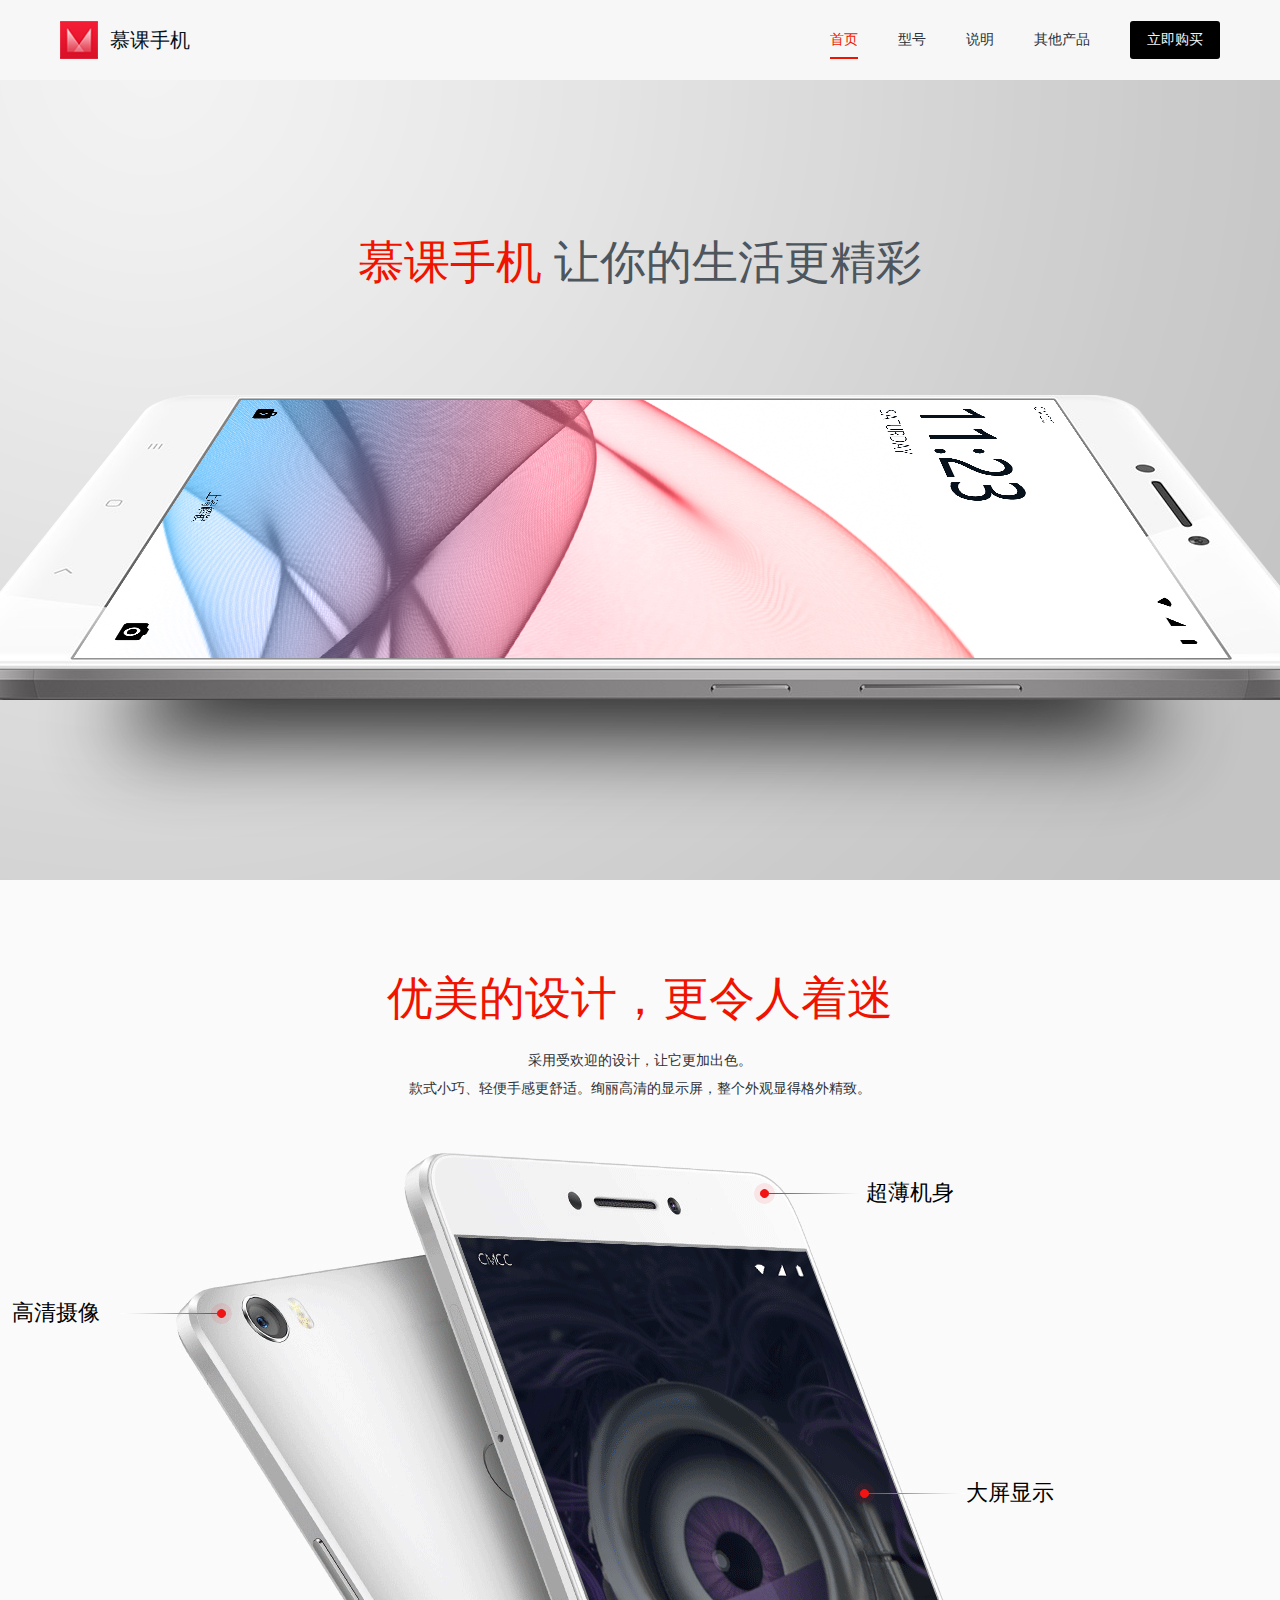
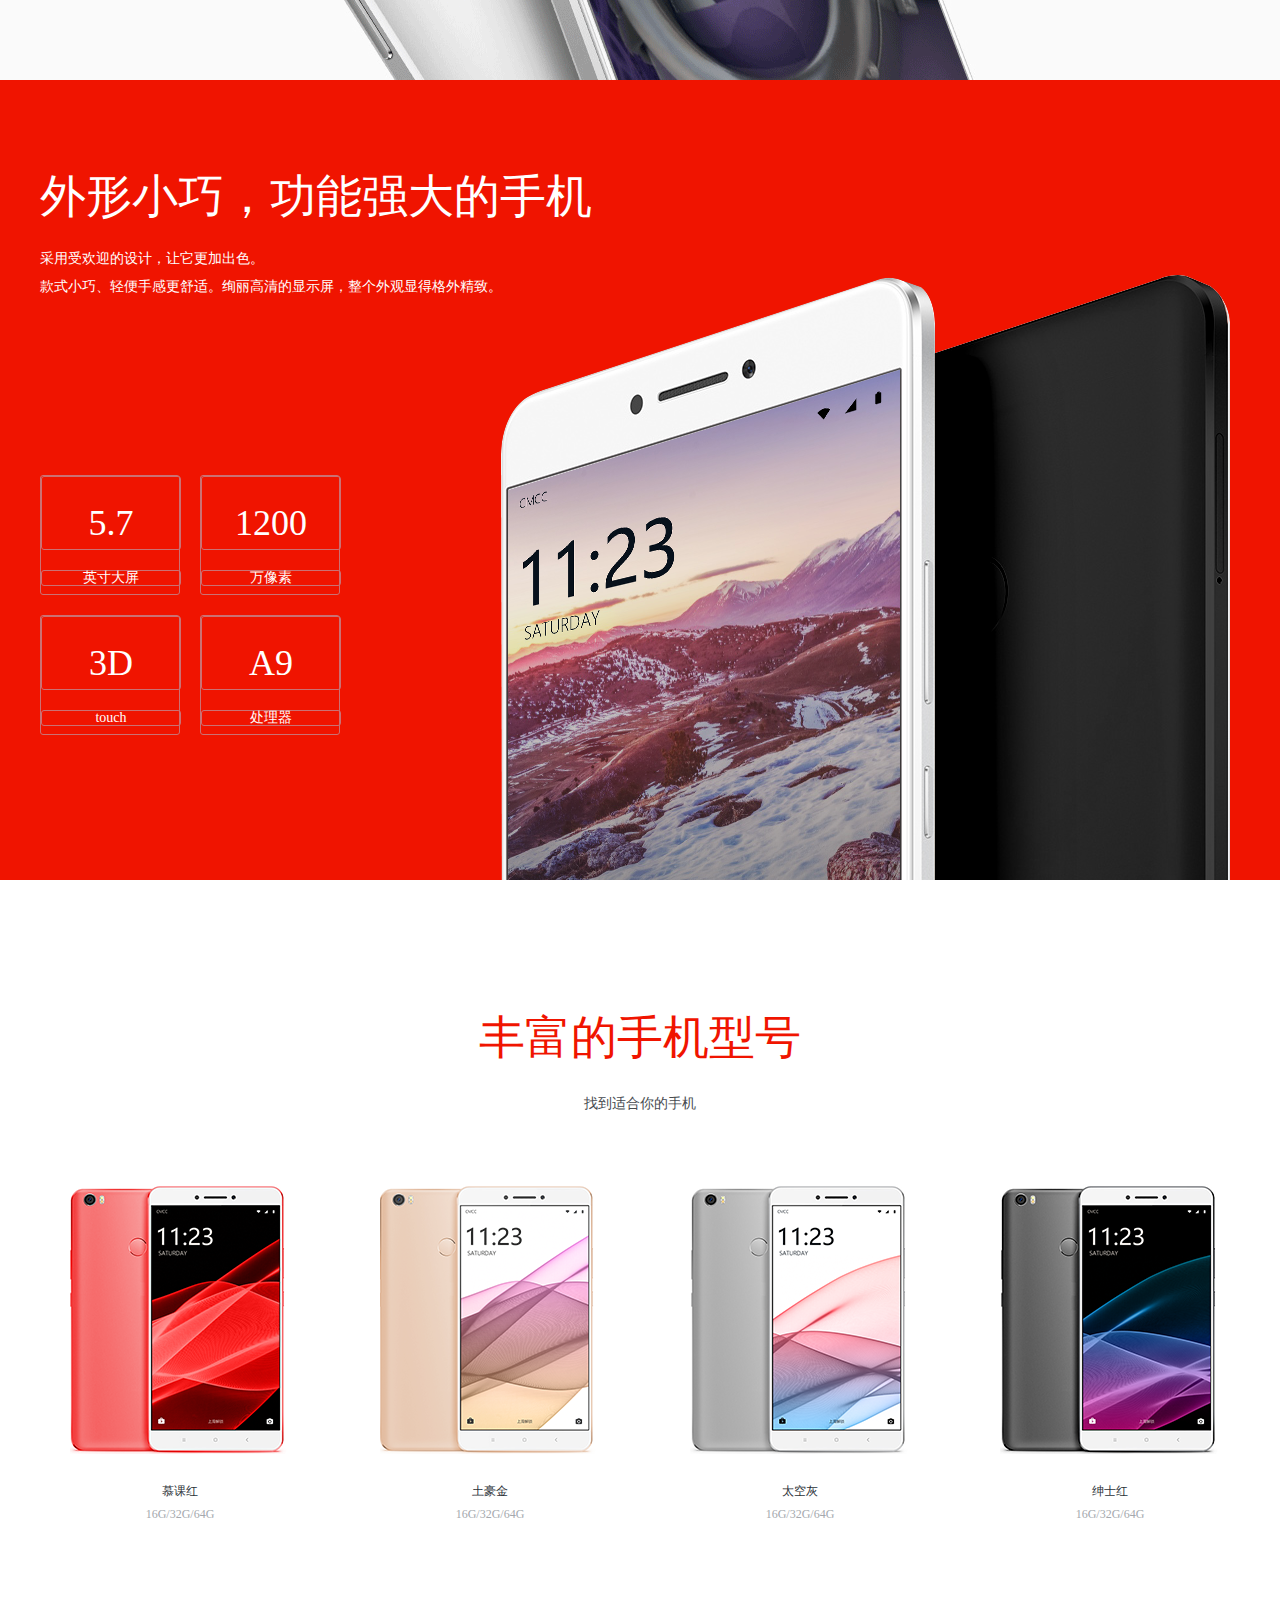
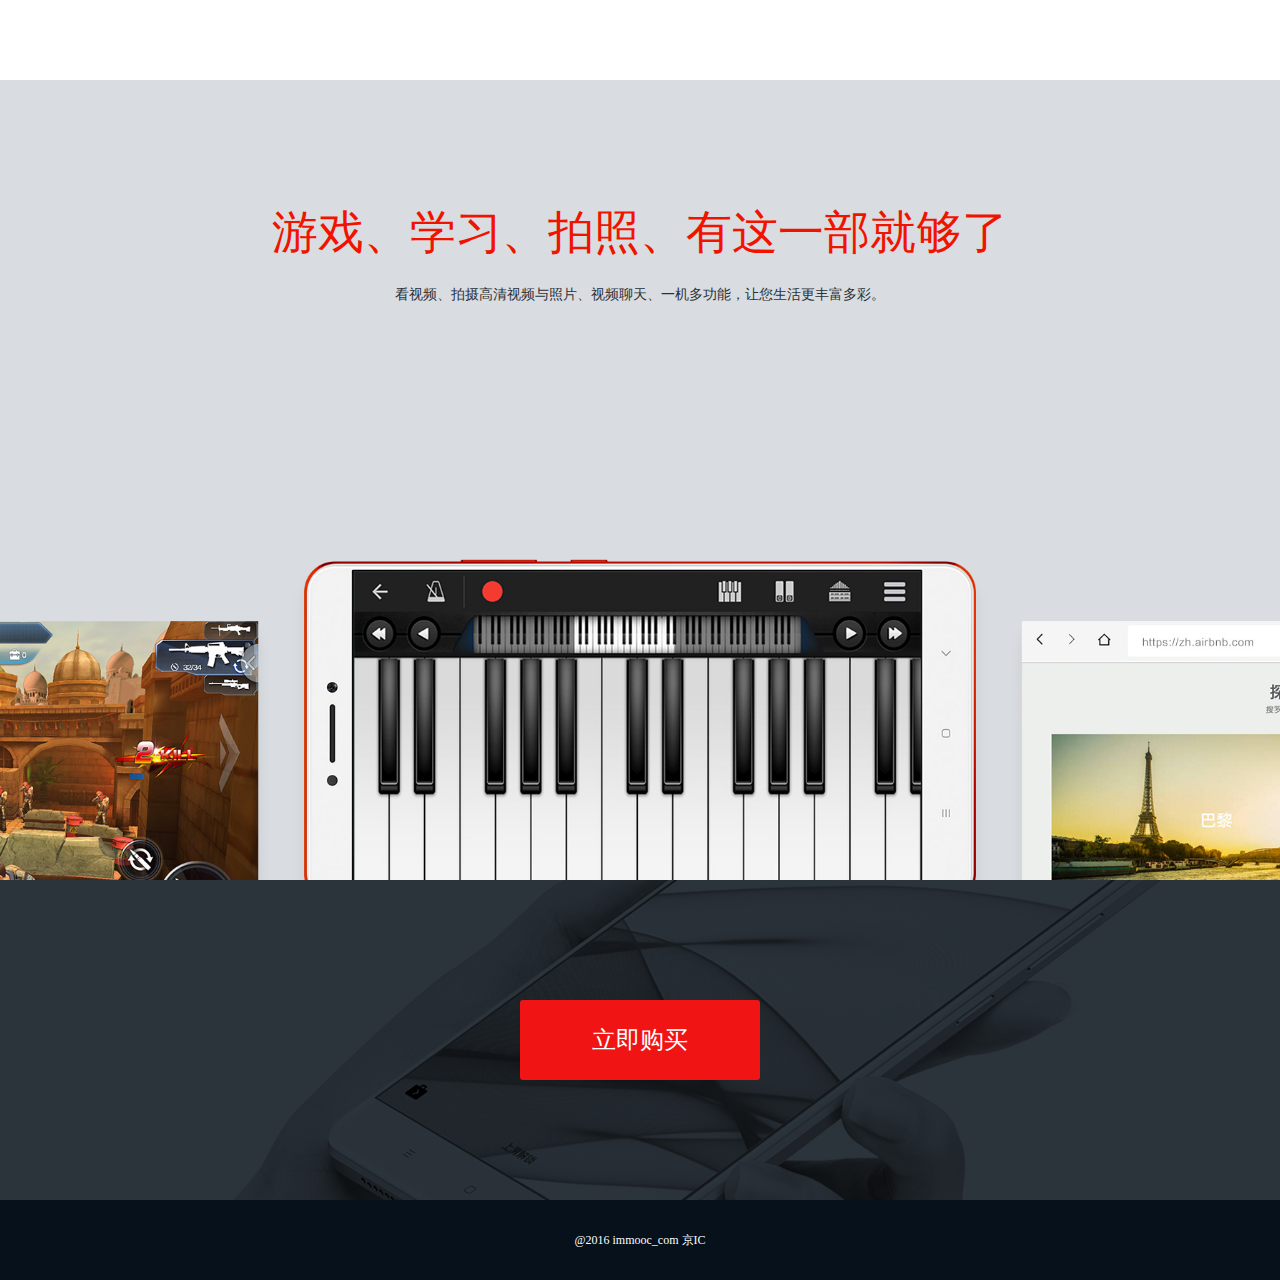
<file: 慕课手机网页页面/Mine/index.html>
<!DOCTYPE html>
<html lang="en">

<head>
    <meta charset="UTF-8">
    <meta name="viewport" content="width=device-width, initial-scale=1.0">
    <meta http-equiv="X-UA-Compatible" content="ie=edge">
    <title>慕课手机</title>
    <link rel="stylesheet" type="text/css" href="./css/base.css" />
    <link rel="stylesheet" type="text/css" href="./css/index.css" />
    <link rel="stylesheet" type="text/css" href="./css/animate.css" />
</head>

<body>
    <header class="header">
        <div class="header__wrap">
            <div class="header__logo">慕课手机</div>
            <nav class="header__nav">
                <a href="javascript:;" class="header__nav-item_status_active header__nav-item">首页</a>
                <a href="javascript:;" class="header__nav-item">型号</a>
                <a href="javascript:;" class="header__nav-item">说明</a>
                <a href="javascript:;" class="header__nav-item">其他产品</a>
                <a href="javascript:;" class="header__nav-item header__nav-item_custom_button">立即购买</a>
            </nav>
        </div>
    </header>
    <div class="screen-1">
        <h2 class="screen-1__heading"><b>慕课手机</b> 让你的生活更精彩</h2>
        <div class="screen-1__phone"></div>
        <div class="screen-1__shadow"></div>
    </div>
    <div class="screen-2">
        <h2 class="screen-2__heading">优美的设计，更令人着迷</h2>
        <h3 class="screen-2__subheading">采用受欢迎的设计，让它更加出色。<br>款式小巧、轻便手感更舒适。绚丽高清的显示屏，整个外观显得格外精致。</h3>
        <div class="screen-2__phone">
            <div class="screen-2__point screen-2__point_i_1">高清摄像</div>
            <div class="screen-2__point screen-2__point_custom_right screen-2__point_i_2">超薄机身</div>
            <div class="screen-2__point screen-2__point_custom_right screen-2__point_i_3">大屏显示</div>
        </div>
    </div>
    <div class="screen-3">
        <div class="screen-3__wrap">
            <h2 class="screen-3__heading">外形小巧，功能强大的手机</h2>
            <h3 class="screen-3__subheading">采用受欢迎的设计，让它更加出色。<br>款式小巧、轻便手感更舒适。绚丽高清的显示屏，整个外观显得格外精致。</h3>
            <div class="screen-3__phone"></div>
            <div class="screen-3__features">
                <div class="screen-3__features__item">
                    <div class="screen-3__features__item screen-3__features__item__number">5.7</div>
                    <div class="screen-3__features__item screen-3__features__item__desc">英寸大屏</div>
                </div>
                <div class="screen-3__features__item">
                    <div class="screen-3__features__item screen-3__features__item__number">1200</div>
                    <div class="screen-3__features__item screen-3__features__item__desc">万像素</div>
                </div>
                <div class="screen-3__features__item">
                    <div class="screen-3__features__item screen-3__features__item__number">3D</div>
                    <div class="screen-3__features__item screen-3__features__item__desc">touch</div>
                </div>
                <div class="screen-3__features__item">
                    <div class="screen-3__features__item screen-3__features__item__number">A9</div>
                    <div class="screen-3__features__item screen-3__features__item__desc">处理器</div>
                </div>
            </div>
        </div>
    </div>
    <div class="screen-4">
        <div class="screen-4__wrap">
            <h2 class="screen-4__heading">丰富的手机型号</h2>
            <h3 class="screen-4__subheading">找到适合你的手机</h3>
            <div class="screen-4__type">
                <div class="screen-4__type__item screen-4__type__item_i_1">
                    <div class="screen-4__type__item__color">慕课红</div>
                    <div class="screen-4__type__item__storage">16G/32G/64G</div>
                </div>
                <div class="screen-4__type__item screen-4__type__item_i_2">
                    <div class="screen-4__type__item__color">土豪金</div>
                    <div class="screen-4__type__item__storage">16G/32G/64G</div>
                </div>
                <div class="screen-4__type__item screen-4__type__item_i_3">
                    <div class="screen-4__type__item__color">太空灰</div>
                    <div class="screen-4__type__item__storage">16G/32G/64G</div>
                </div>
                <div class="screen-4__type__item screen-4__type__item_i_4">
                    <div class="screen-4__type__item__color">绅士红</div>
                    <div class="screen-4__type__item__storage">16G/32G/64G</div>
                </div>
            </div>
        </div>
        <!-- end wrap -->
    </div>
    <div class="screen-5">
        <div class="screen-5__wrap">
            <h2 class="screen-5__heading">游戏、学习、拍照、有这一部就够了</h2>
            <h3 class="screen-5__subheading">看视频、拍摄高清视频与照片、视频聊天、一机多功能，让您生活更丰富多彩。</h3>
            <div class="screen-5__bg"></div>
        </div>
    </div>
    <div class="screen-buy">
        <a class="screen-buy__button" href="javascript:;">立即购买</a>
    </div>
    <footer class="footer">
        @2016 immooc_com 京IC
    </footer>
    <script type="text/javascript" src="js/test.js"></script>
</body>

</html>
</file>
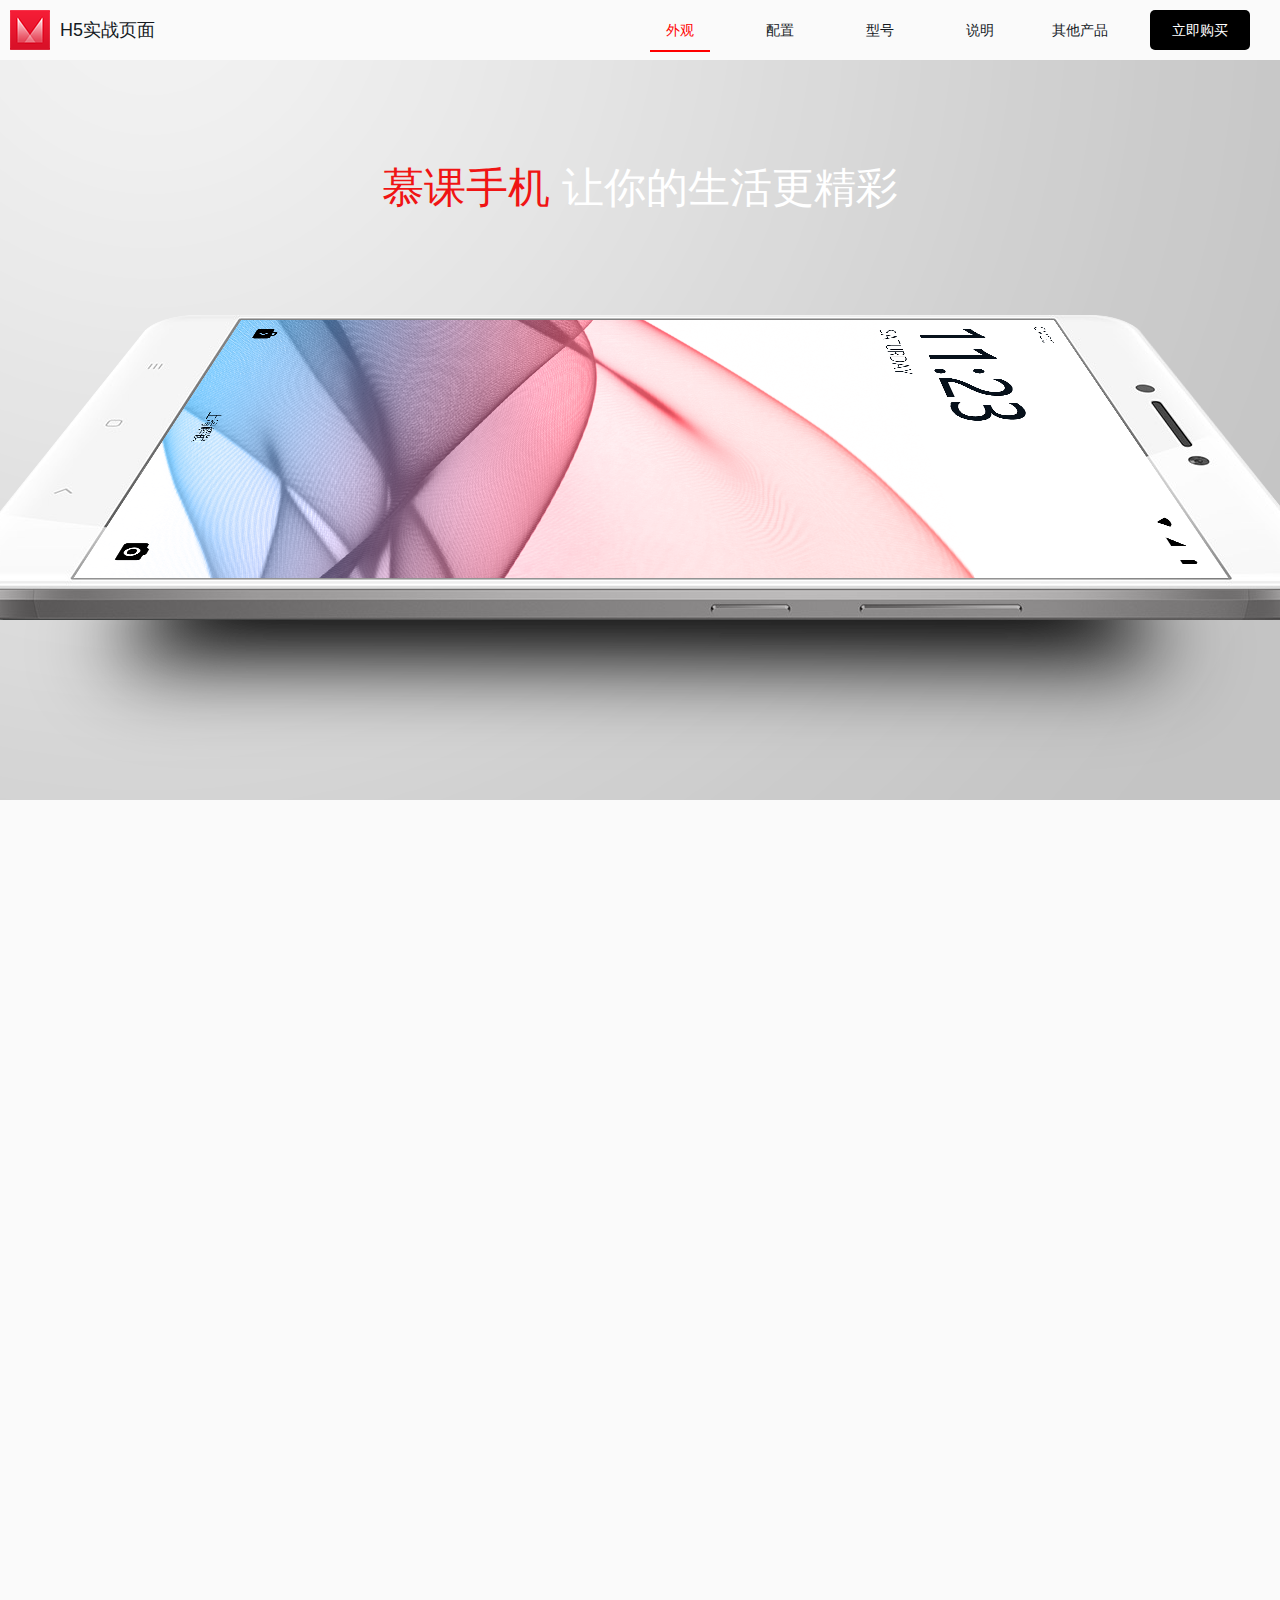
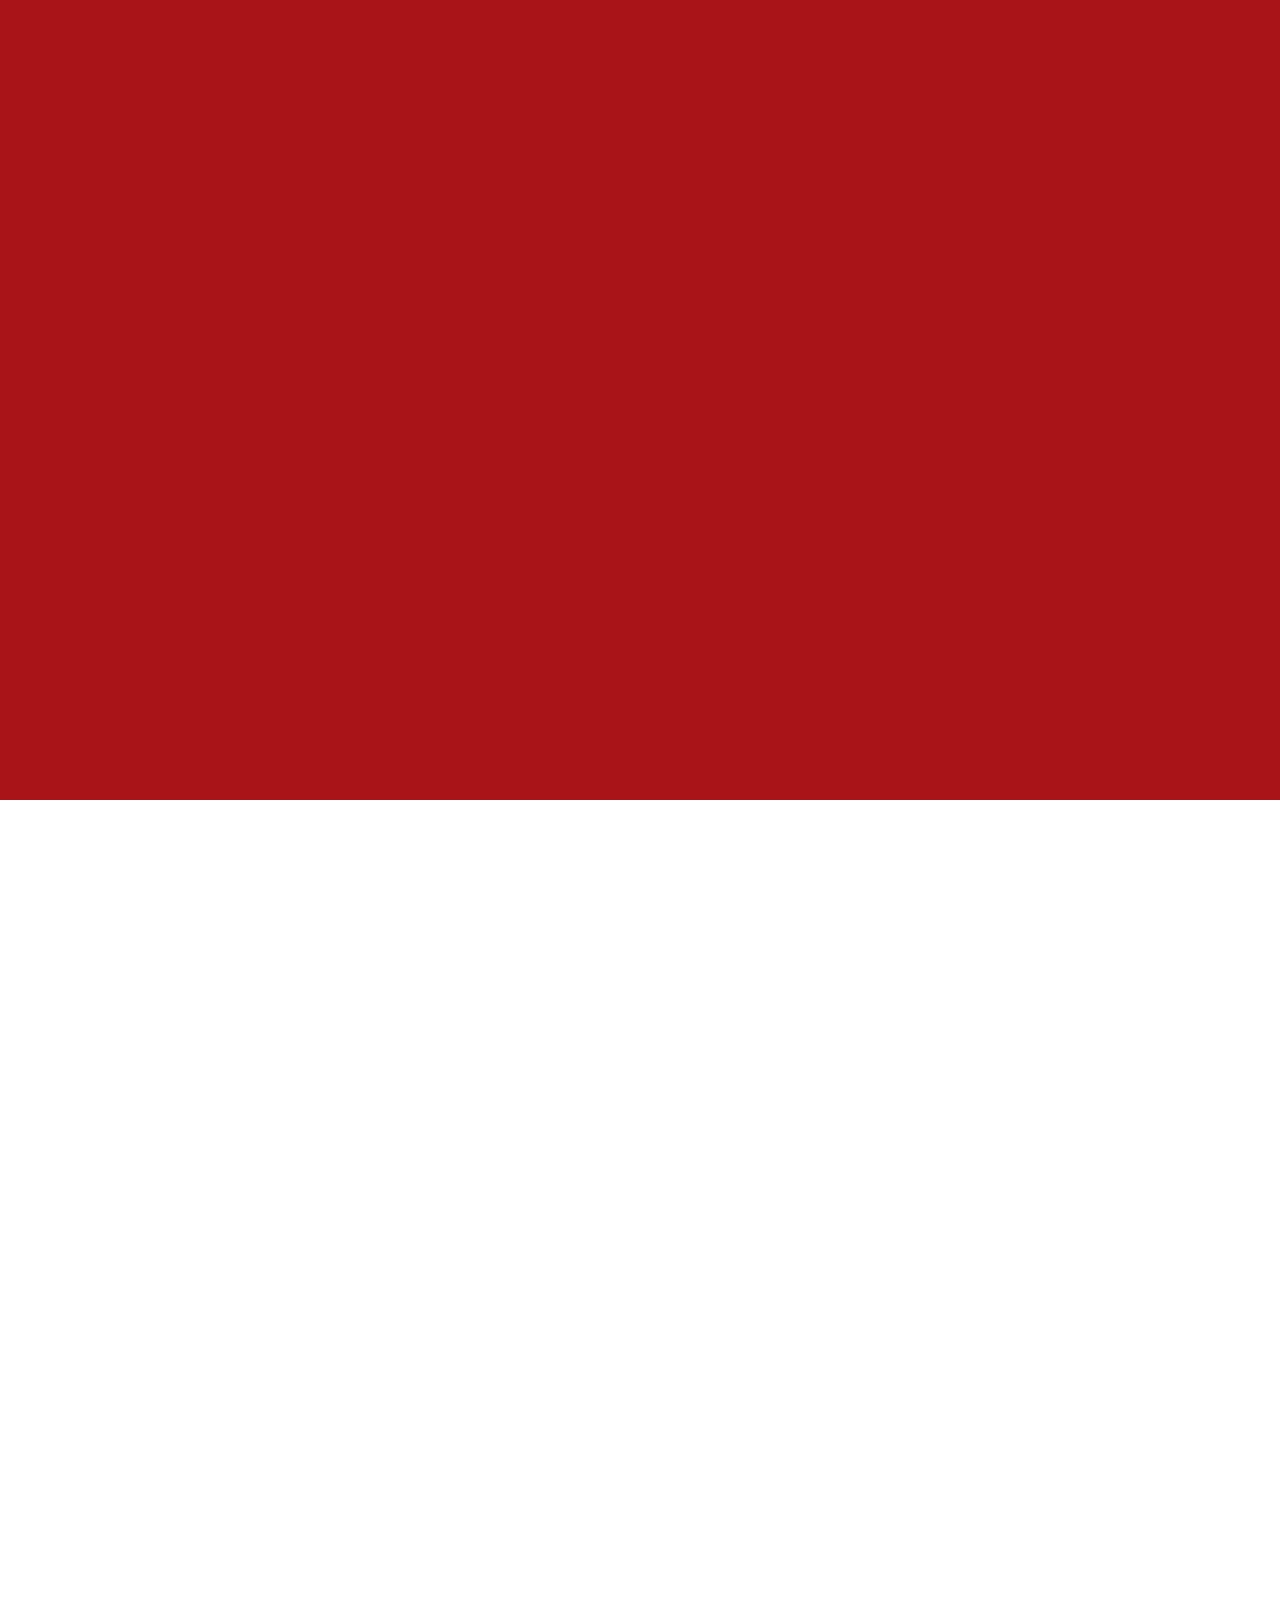
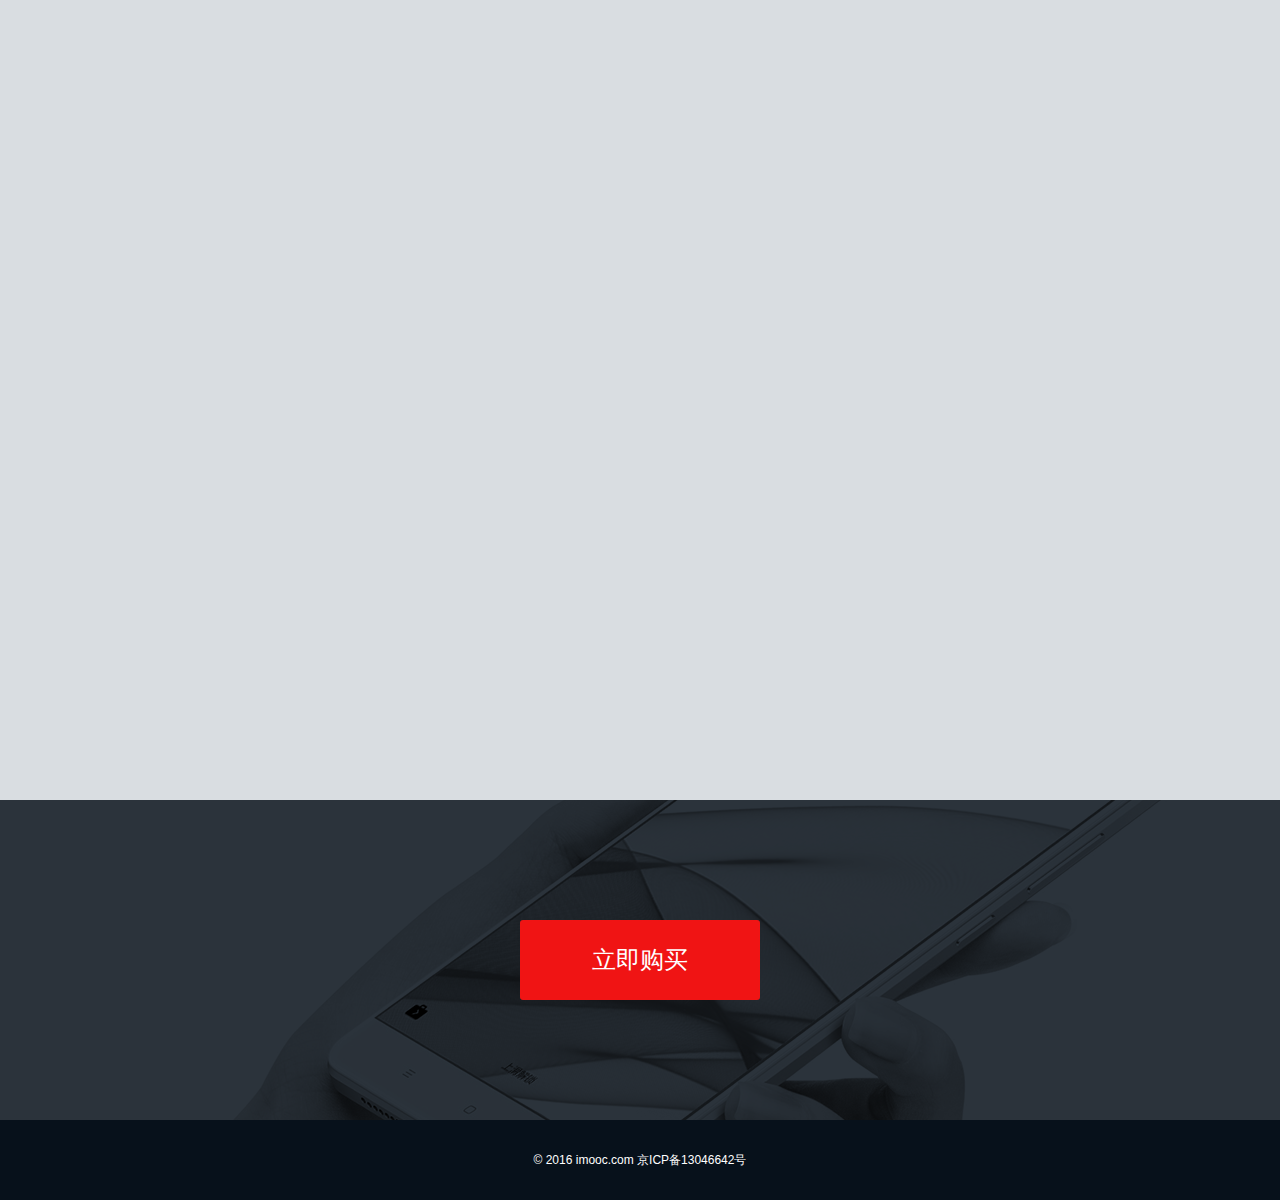
<file: 慕课手机网页页面/案例实战（代码）/index.html>
<html>

<head>
  <meta charset="utf-8">
  <title>慕课手机</title>
  <link rel="stylesheet" type="text/css" href="css/base.css">
  <link rel="stylesheet" type="text/css" href="css/index.css">
  <link rel="stylesheet" type="text/css" href="css/animate.css">
  <link rel="stylesheet" type="text/css" href="css/init-animate.css">
</head>

<body>
  <div class="box">
    <header class="header">
      <a href="#screen-1" class="header__logo">H5实战页面</a>
      <nav class="header__nav">
        <a href="javascript:;" class="header__nav-item header__nav-item_status_active header__nav-item_i_1">外观</a>
        <a href="javascript:;" class="header__nav-item header__nav-item_i_2">配置</a>
        <a href="javascript:;" class="header__nav-item header__nav-item_i_3">型号</a>
        <a href="javascript:;" class="header__nav-item header__nav-item_i_4">说明</a>
        <a href="javascript:;" class="header__nav-item header__nav-item_i_5">其他产品</a>
        <a href="javascript:;" class="header__nav-item header__nav-item_custom_button">立即购买</a>
        <div class="header__nav-item-tip"></div>
      </nav>
    </header>
    <section class="screen-1">
      <div class="screen-1__wrap">
        <div class="screen-1__heading"><b>慕课手机</b> 让你的生活更精彩</div>
      </div>
      <div class="screen-1__phone"></div>
      <div class="screen-1__shadow"></div>
    </section>

    <section class="screen-2">
      <div class="screen-2__wrap">
        <div class="screen-2__heading">优美的设计，更令人着迷</div>
        <div class="screen-2__subheading">采用受欢迎的设计，让它更加出色。
          <br>款式小巧、轻便手感更舒适。绚丽高清的显示屏，整个外观显得格外精致。</div>

          <div class="screen-2__phone">
            <div class="screen-2__point screen-2__point_i_1">高清摄像</div>
            <div class="screen-2__point screen-2__point_i_2">超薄机身</div>
            <div class="screen-2__point screen-2__point_i_3">大屏显示</div>
            <div>
            </div>

          </section>

          <section class="screen-3">
            <div class="screen-3__wrap">
              <div class="screen-3__heading">外形小巧，功能强大的手机</div>
              <div class="screen-3__subheading">采用受欢迎的设计，让它更加出色。
                <br>款式小巧、轻便手感更舒适。绚丽高清的显示屏，整个外观显得格外精致。</div>
                <div class="screen-3__phone"></div>
                <div class="screen-3__features">
                  <div class="screen-3__features-item">
                    <span class="screen-3__features-item-number screen-3__features-item_i_1">
                      5.7
                    </span>英寸大屏
                  </div>
                  <div class="screen-3__features-item">
                    <span class="screen-3__features-item-number screen-3__features-item_i_2">
                      1200
                    </span>万像素
                  </div>
                  <div class="screen-3__features-item">
                    <span class="screen-3__features-item-number screen-3__features-item_i_3">
                      3D
                    </span>touch
                  </div>
                  <div class="screen-3__features-item">
                    <span class="screen-3__features-item-number screen-3__features-item_i_4">
                      A9
                    </span>处理器
                  </div>
                </div>
              </div>
            </section>

            <section class="screen-4">
              <div class="screen-4__wrap">
                <div class="screen-4__heading">丰富的手机型号</div>
                <div class="screen-4__subheading">找到适合你的手机</div>
                <div class="screen-4__type">

                  <div class="screen-4__type-item screen-4__type-item_i_1">
                    <div class="screen-4__type-item-name">慕课红</div>
                    <div class="screen-4__type-item-storage">16G/32G/64G</div>
                  </div>

                  <div class="screen-4__type-item screen-4__type-item_i_2">
                    <div class="screen-4__type-item-name">土豪金</div>
                    <div class="screen-4__type-item-storage">16G/32G/64G</div>
                  </div>
                  <div class="screen-4__type-item screen-4__type-item_i_3">
                    <div class="screen-4__type-item-name">太空灰</div>
                    <div class="screen-4__type-item-storage">16G/32G/64G</div>
                  </div>

                  <div class="screen-4__type-item screen-4__type-item_i_4">
                    <div class="screen-4__type-item-name">绅士黑</div>
                    <div class="screen-4__type-item-storage">16G/32G/64G</div>
                  </div>



                </div>
              </section>
              <section class="screen-5">
                <div class="screen-5__wrap">
                  <div class="screen-5__heading">游戏、学习、拍照、有这一部就够了</div>
                  <div class="screen-5__subheading">看视频、拍摄高清视频与照片、视频聊天、一机多功能，让您生活更丰富精彩。</div>


                </div>
                <div class="screen-5__back"></div>
              </section>
              <section class="buy">
                <a href="#" class="buy__button">立即购买</a>
              </section>

              <footer class="footer">
               © 2016 imooc.com  京ICP备13046642号
             </footer>
           </div>

           <div class="outline">
            <a href="javascript:;" class="outline__item outline__item_i_1">外观</a>
            <a href="javascript:;" class="outline__item outline__item_i_2">配置</a>
            <a href="javascript:;" class="outline__item outline__item_i_3">型号</a>
            <a href="javascript:;" class="outline__item outline__item_i_4">说明</a>
            <a href="javascript:;" class="outline__item outline__item_i_5">其他</a>
          </div>

          <script type="text/javascript" src="js/index.js"></script>
        </body>

        </html>
</file>
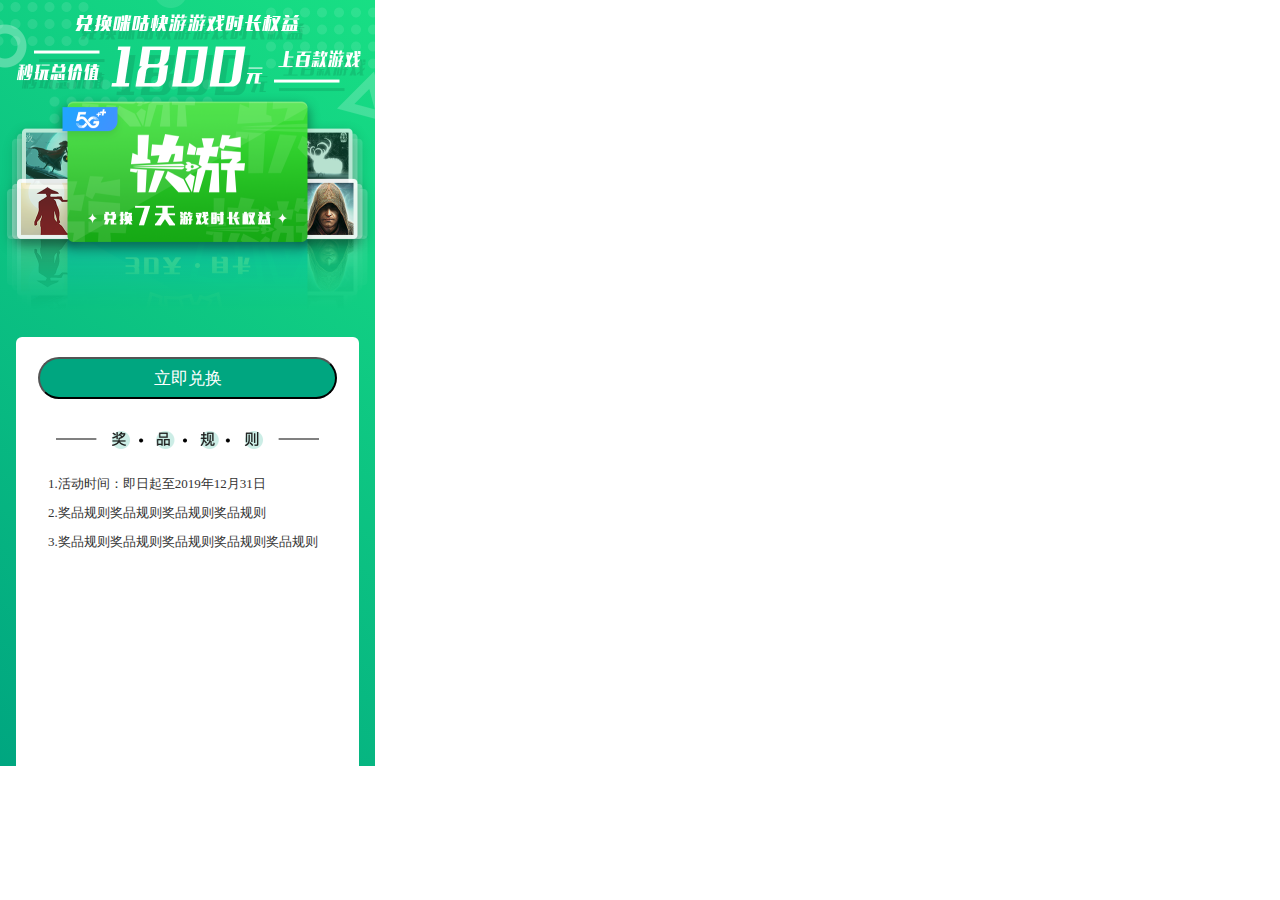
<file: migugame/havelogin/havelogin.html>
<!DOCTYPE html>
<html lang="en">

<head>
	<meta charset="UTF-8">
	<meta name="viewport" content="width=device-width, initial-scale=1.0">
	<meta http-equiv="X-UA-Compatible" content="ie=edge">
	<title>未登录状态会员领取页</title>
	<link rel="stylesheet" type="text/css" href="havelogin.css">
</head>

<body>
	<div class="container">
		<div class="head">
			<image class="image" src="../03-切图/卡片@2x.png" />
		</div>
		<div class="loginpage">
			
				<button class="button">
					<a class="btn">立即兑换</a>
				</button>
			

			<image class="image" src="../03-切图/组 1 copy@2x.png" />

			<div class="content">
				<text class="text">1.活动时间：即日起至2019年12月31日</text>
				<text class="text">2.奖品规则奖品规则奖品规则奖品规则</text>
				<text class="text">3.奖品规则奖品规则奖品规则奖品规则奖品规则</text>
			</div>
		</div>

	</div>
</body>

</html>
</file>
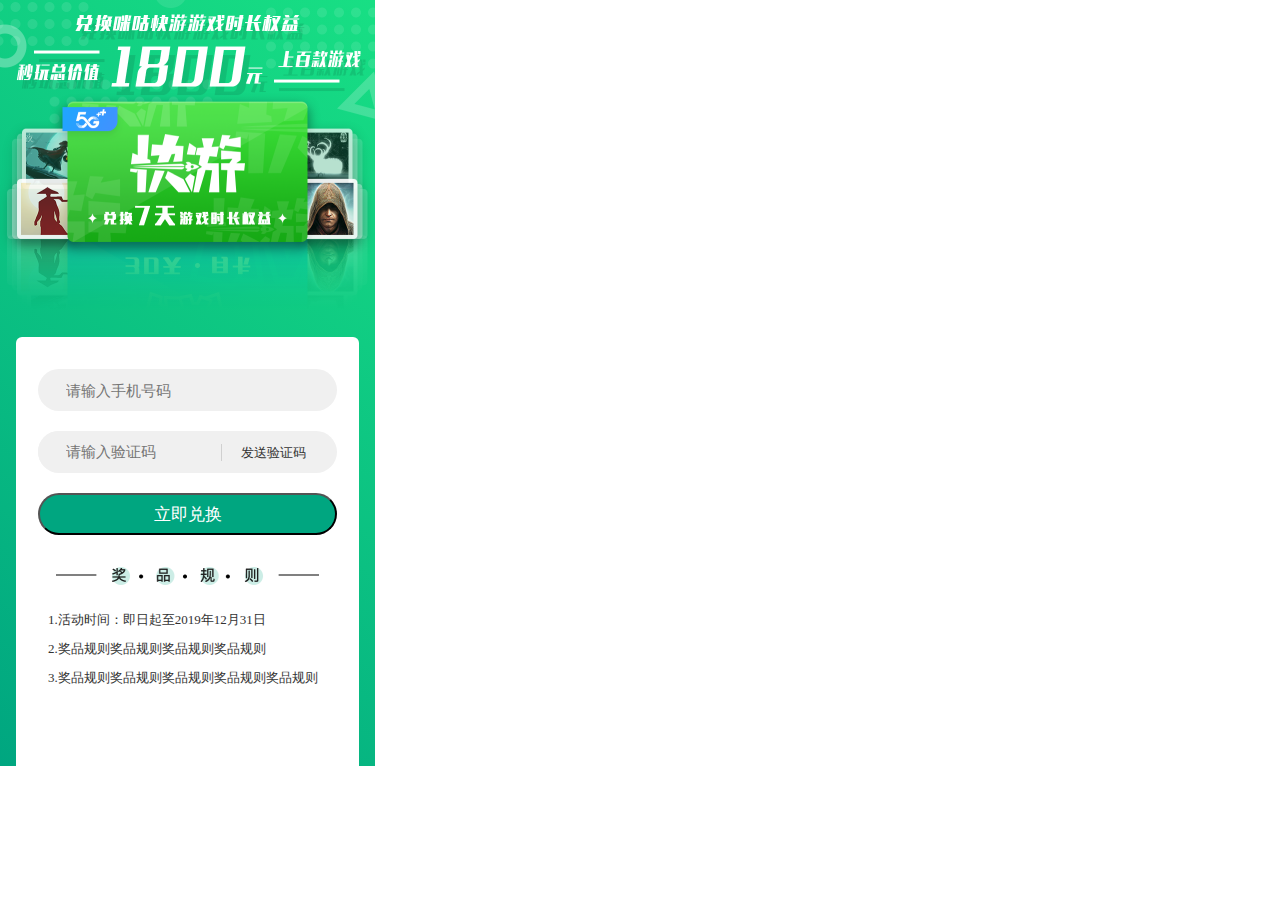
<file: migugame/login/login.html>
<!DOCTYPE html>
<html lang="en">

<head>
	<meta charset="UTF-8">
	<meta name="viewport" content="width=device-width, initial-scale=1.0">
	<meta http-equiv="X-UA-Compatible" content="ie=edge">
	<title>未登录状态会员领取页</title>
	<link rel="stylesheet" type="text/css" href="login.css">
</head>

<body>
	<div class="container">
		<div class="head">
			<image class="image" src="../03-切图/卡片@2x.png" />
		</div>
		<div class="loginpage">
			<form class="logininput">
				<input type="text" class="inputphone" placeholder="请输入手机号码" />
				<div class="inputpart">
					<input type="text" class="inputnumber" placeholder="请输入验证码" />
					<span class="sendnumber">发送验证码</span>
				</div>
				<button class="button">
					<a class="btn">立即兑换</a>
				</button>
			</form>

			<image class="image" src="../03-切图/组 1 copy@2x.png" />

			<div class="content">
				<text class="text">1.活动时间：即日起至2019年12月31日</text>
				<text class="text">2.奖品规则奖品规则奖品规则奖品规则</text>
				<text class="text">3.奖品规则奖品规则奖品规则奖品规则奖品规则</text>
			</div>
		</div>

	</div>
</body>

</html>
</file>
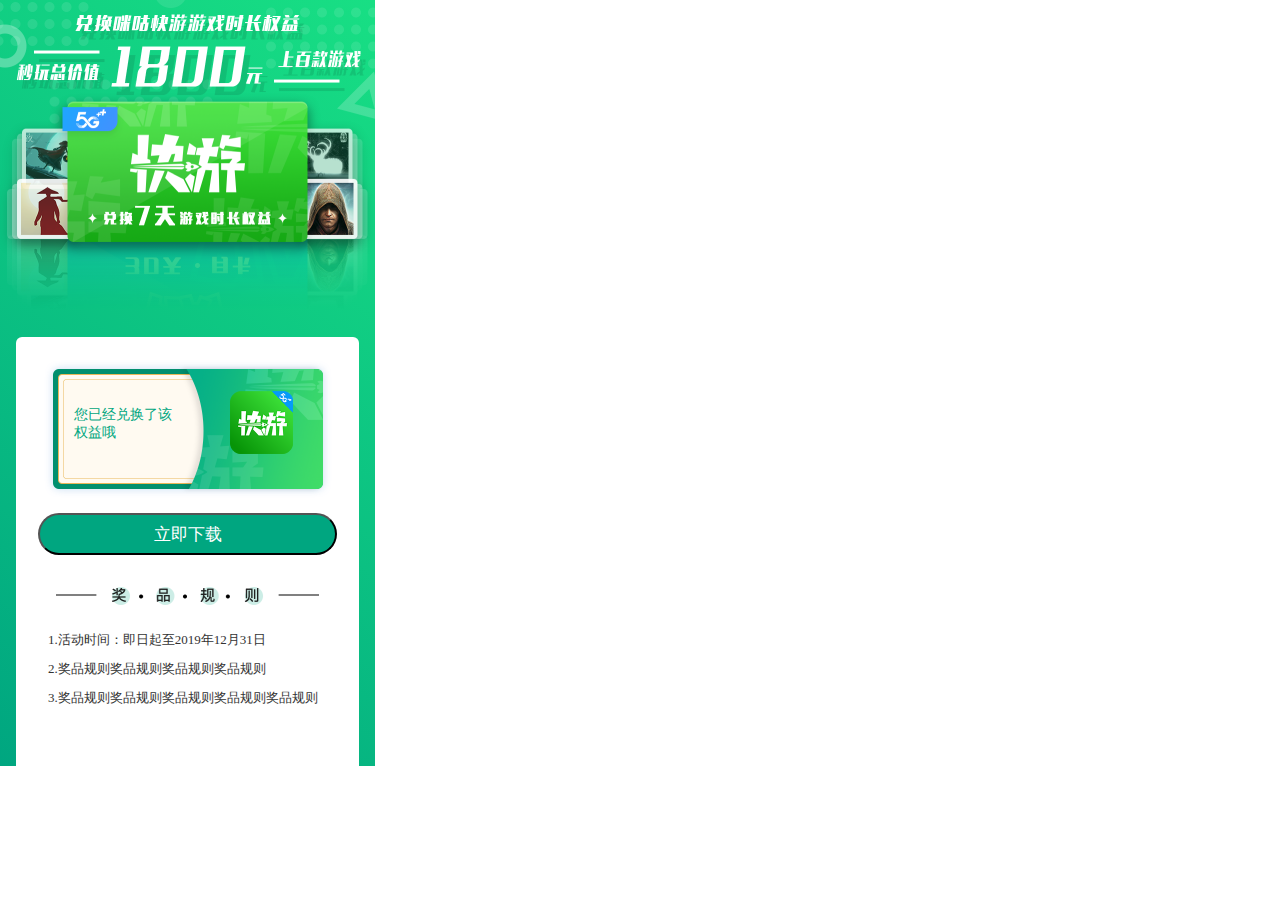
<file: migugame/successget/successget.html>
<!DOCTYPE html>
<html lang="en">

<head>
	<meta charset="UTF-8">
	<meta name="viewport" content="width=device-width, initial-scale=1.0">
	<meta http-equiv="X-UA-Compatible" content="ie=edge">
	<title>成功领取页</title>
	<link rel="stylesheet" type="text/css" href="successget.css">
</head>

<body>
	<div class="container">
		<div class="head">
			<image class="image" src="../03-切图/卡片@2x.png" />
		</div>
		<div class="loginpage">
			<div class="mainpage">
				<image class="imagecard" src="../03-切图/组 2@2x.png"/>
				<span class="successword">您已经兑换了该权益哦</span>
				
			</div>	
			<button class="button">
				<a class="btn">立即下载</a>
			</button>
			

			<image class="image" src="../03-切图/组 1 copy@2x.png" />

			<div class="content">
				<text class="text">1.活动时间：即日起至2019年12月31日</text>
				<text class="text">2.奖品规则奖品规则奖品规则奖品规则</text>
				<text class="text">3.奖品规则奖品规则奖品规则奖品规则奖品规则</text>
			</div>
		</div>

	</div>
</body>

</html>
</file>
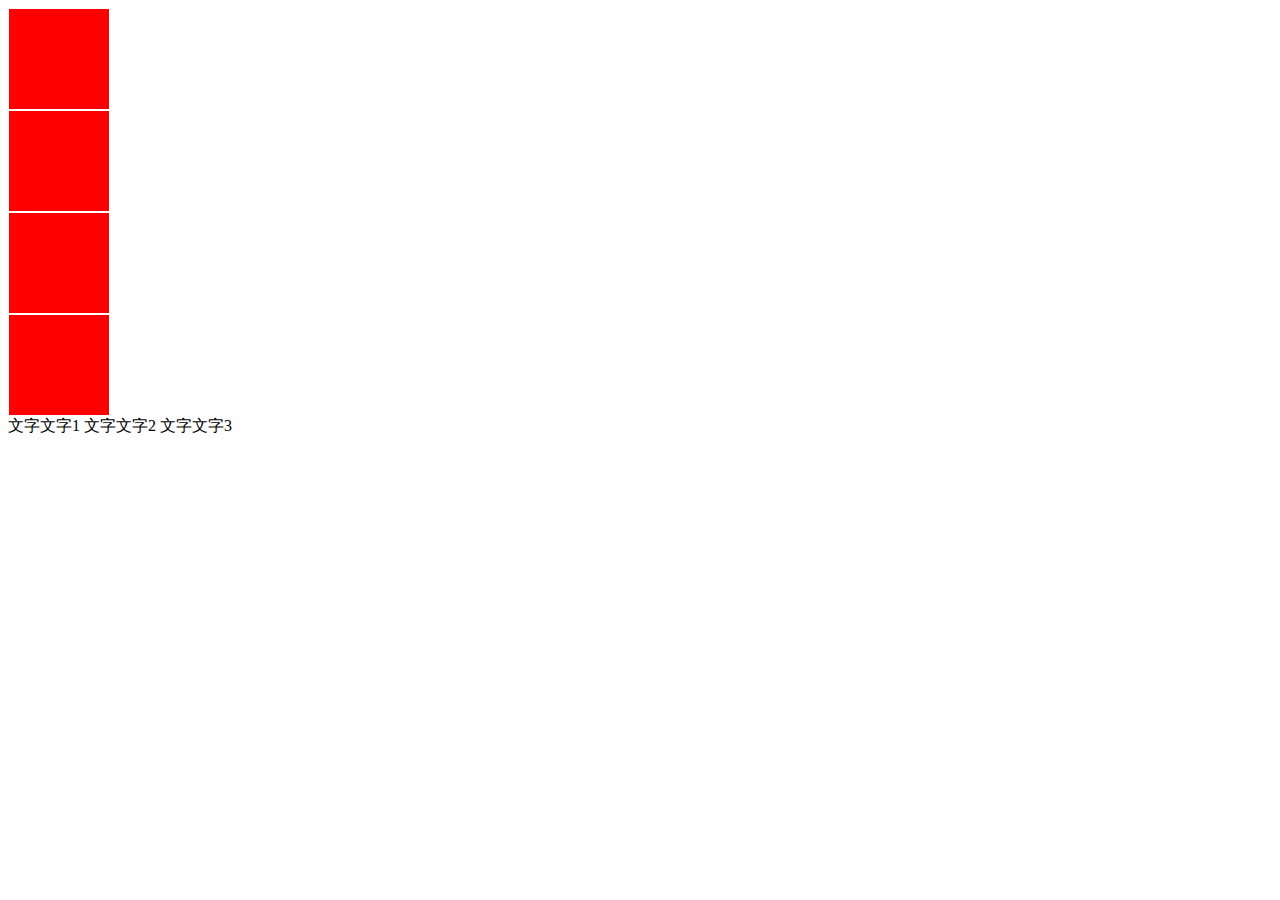
<file: 慕课手机网页页面/html布局/标准流.html>
<!DOCTYPE html>
<html lang="en">
<head>
    <meta charset="UTF-8">
    <meta name="viewport" content="width=device-width, initial-scale=1.0">
    <meta http-equiv="X-UA-Compatible" content="ie=edge">
    <title>标准流</title>
    <style>
        .test{
            width: 100px;
            height: 100px;
            background-color: red;
            border: 1px solid #fff;
        }
    </style>
</head>
<body>
    <div class="test"></div>
    <div class="test"></div>
    <div class="test"></div>
    <div class="test"></div>
    <span>文字文字1</span>
    <span>文字文字2</span>
    <span>文字文字3</span>
</body>
</html>
</file>
<file: 慕课手机网页页面/Mine/css/base.css>
body{
    background-color:#fff;
    margin: 0;
    padding: 0;
    font-size: 12px;
    font-family: "Microsoft Yahei";
}

a{
    text-decoration: none;
}

h2,h3{
    margin: 0;
    padding: 0;
    font-weight: normal; 
}
</file>
<file: 慕课手机网页页面/Mine/css/index.css>
/*
BEM 设计模式 

模块（没有前缀，多个单词用 - 连接）
元素（元素在模块之后，可以有多个层级，以 __ 连接）
修饰（某元素、或者某模块特别的状态，必须有一个状态名和状态值，使用 _ 连接）
 */

.header {
    background-color: #f7f7f7;
}

.header__wrap {
    width: 1200px;
    height: 80px;
    margin: 0 auto;
    position: relative;
}

.header__logo {
    width: 150px;
    height: 38px;
    line-height: 38px;
    font-size: 20px;
    color: #07111b;
    text-indent: 50px;
    background: url('../img/logo.png') left center no-repeat;
    background-size: 38px 38px;
    position: absolute;
    top: 50%;
    margin-top: -19px;
    left: 20px;
}

.header__nav {
    position: absolute;
    right: 20px;
    height: 38px;
    top: 50%;
    margin-top: -19px;
}

.header__nav-item {
    color: #292f35;
    font-size: 14px;
    display: block;
    /* 此处设置成块级元素才能有宽和高 */
    height: 38px;
    line-height: 38px;
    float: left;
    margin-left: 40px;
    position: relative;
}

.header__nav-item：hover {
    color: #f01400;
}

.header__nav-item_status_active {
    color: #f01400;
}

.header__nav-item_status_active::after {
    content: '';
    display: block;
    width: 100%;
    height: 2px;
    position: absolute;
    background-color: #f01400;
    left: 0;
    bottom: 0;
}

.header__nav-item_custom_button {
    background: #000;
    color: #f4f4f5;
    text-align: center;
    width: 90px;
    border-radius: 3px;
}


/* 第一屏 */

.screen-1 {
    height: 800px;
    background-color: #e7e7e7;
    background: url(../img/bg-screen-1.png) no-repeat center;
    background-size: cover;
    position: relative;
    overflow: hidden;
}

.screen-1__heading {
    font-weight: normal;
    margin: 0;
    padding: 0;
    font-size: 46px;
    color: #4d555d;
    text-align: center;
    padding-top: 152px;
}

.screen-1__heading b {
    color: #f01400;
    font-weight: normal;
}

.screen-1__phone {
    width: 1375px;
    height: 305px;
    background: url(../img/screen-1-phone.png) no-repeat center;
    position: absolute;
    left: 50%;
    margin-left: -687px;
    bottom: 180px;
    z-index: 2;
}

.screen-1__shadow {
    width: 1233px;
    height: 411px;
    background: url(../img/screen-1-shadow.png) no-repeat center;
    position: absolute;
    left: 50%;
    margin-left: -616px;
    bottom: 30px;
    z-index: 1;
    opacity: .8;
}


/* 第二屏 */

.screen-2 {
    background-color: #fafafa;
    height: 800px;
    position: relative;
}

.screen-2__heading {
    font-size: 46px;
    line-height: 46px;
    color: #f01400;
    text-align: center;
    padding-top: 96px;
}

.screen-2__subheading {
    font-size: 14px;
    color: #2c3137;
    text-align: center;
    padding-top: 25px;
    line-height: 28px;
}

.screen-2__phone {
    width: 928px;
    height: 873px;
    background: url(../img/bg-screen-2.png) no-repeat center;
    position: absolute;
    left: 50%;
    margin-left: -464px;
    bottom: -345px;
}

.screen-2__point {
    width: 108px;
    padding-right: 112px;
    height: 22px;
    font-size: 22px;
    line-height: 22px;
    columns: #4d555d;
    position: absolute;
    background: url(../img/icon-point-right.png) no-repeat center right;
}

.screen-2__point_custom_right {
    padding: 0 0 0 112px;
    background: url(../img/icon-point-left.png) no-repeat center left;
}

.screen-2__point_i_1 {
    top: 150px;
    left: -164px;
}

.screen-2__point_i_2 {
    top: 30px;
    right: 130px;
}

.screen-2__point_i_3 {
    top: 330px;
    right: 30px;
}


/* 第三屏 */

.screen-3 {
    background-color: #f01400;
    height: 800px;
    position: relative;
    overflow: hidden;
}

.screen-3__wrap {
    width: 1200px;
    height: auto;
    margin: 0 auto;
    position: relative;
}

.screen-3__heading {
    font-weight: normal;
    font-size: 46px;
    line-height: 46px;
    color: #ffffff;
    text-align: left;
    padding-top: 94px;
}

.screen-3__subheading {
    font-size: 14px;
    color: #ffffff;
    text-align: left;
    padding-top: 25px;
    line-height: 28px;
}

.screen-3__phone {
    width: 750px;
    height: 873px;
    background: url(../img/bg-screen-3.png) no-repeat center top;
    position: absolute;
    right: 0;
    top: 195px;
}

.screen-3__features {
    width: 320px;
    height: 280px;
    position: absolute;
    top: 395px;
    left: 0;
}

.screen-3__features__item {
    width: 138px;
    height: 118px;
    border: 1px solid #cb7173;
    margin: 0 20px 20px 0;
    float: left;
    border-radius: 3px;
    color: #fff;
    text-align: center;
}

.screen-3__features__item__number {
    font-size: 36px;
    line-height: 36px;
    height: 36px;
    padding: 28px 0 8px;
}

.screen-3__features__item__desc {
    font-size: 14px;
    line-height: 14px;
    height: 14px;
}


/* 第四屏 */

.screen-4 {
    background-color: #ffffff;
    height: 800px;
    position: relative;
    overflow: hidden
}

.screen-4__wrap {
    width: 1200px;
    height: auto;
    margin: 0 auto;
    position: relative;
}

.screen-4__heading {
    font-weight: normal;
    font-size: 46px;
    line-height: 46px;
    color: #f01400;
    text-align: center;
    padding-top: 135px;
}

.screen-4__subheading {
    font-size: 14px;
    color: #464a4f;
    text-align: center;
    padding-top: 29px;
    line-height: 28px;
}

.screen-4__type {
    width: 1260px;
    height: 270px;
    position: absolute;
    top: 304px;
    margin-left: 30px;
}

.screen-4__type__item {
    width: 220px;
    margin-right: 90px;
    height: 270px;
    float: left;
    position: relative;
    text-align: center;
    background-size: cover;
}

.screen-4__type__item__color {
    width: 100%;
    height: 14px;
    line-height: 14px;
    font: 14px;
    color: #2c3238;
    position: absolute;
    bottom: -44px;
}

.screen-4__type__item_i_1 {
    background: url('../img/phone-1.png') no-repeat left top;
}

.screen-4__type__item_i_2 {
    background: url('../img/phone-2.png') no-repeat left top;
}

.screen-4__type__item_i_3 {
    background: url('../img/phone-3.png') no-repeat left top;
}

.screen-4__type__item_i_4 {
    background: url('../img/phone-4.png') no-repeat left top;
}

.screen-4__type__item__storage {
    width: 100%;
    height: 12px;
    line-height: 12px;
    font: 12px;
    color: #a4a9ae;
    position: absolute;
    bottom: -66px;
}


/* 第五屏 */

.screen-5 {
    height: 800px;
    position: relative;
    overflow: hidden;
    background-color: #d9dde1;
}

.screen-5__bg {
    width: 1920px;
    height: 433px;
    background: url(../img/bg-screen-5.png) no-repeat center;
    background-size: contain;
    position: absolute;
    left: 50%;
    margin-left: -960px;
    bottom: -100px;
}

.screen-5__heading {
    font-size: 46px;
    line-height: 46px;
    color: #f01400;
    text-align: center;
    padding-top: 130px;
}

.screen-5__subheading {
    font-size: 14px;
    color: #2c3137;
    text-align: center;
    padding-top: 25px;
    line-height: 28px;
}


/* 第六屏 立即购买页面 */

.screen-buy {
    height: 80px;
    padding: 120px 0;
    position: relative;
    overflow: hidden;
    background: #2b333b url('../img/bg-screen-buy.png') no-repeat center;
    text-align: center;
}

.screen-buy__button {
    width: 240px;
    height: 80px;
    text-align: center;
    line-height: 80px;
    font-size: 24px;
    color: #fff;
    background-color: #f01414;
    display: inline-block;
    border-radius: 3px;
    transition: all .5s;
}

.screen-buy__button:hover {
    box-shadow: 0px 0px 10px rgba(0, 0, 0, .5)
}

.footer {
    height: 80px;
    line-height: 80px;
    text-align: center;
    color: #fff;
    font-size: 12px;
    background-color: #07111b;
}
</file>
<file: 慕课手机网页页面/案例实战（代码）/css/base.css>
body {
    margin: 0;
    padding: 0;
    font-size: 12px;
    font-family: "Microsoft Yahei", "Hiragino Sans GB", Helvetica, "Helvetica Neue", 微软雅黑, Tahoma, Arial, sans-serif;
}

a {
    color: #14191e;
    text-decoration: none;
}

a:hover {
    color: #f01400;
}
</file>
<file: 慕课手机网页页面/案例实战（代码）/css/index.css>
/* 头部模块开始 */
.box{
    overflow: hidden;
}
.header {
    position: fixed;
    top: 0px;
    left: 0px;
    right: 0px;
    z-index: 2;
    height: 60px;
    background-color: #FAFAFA;
    color: #292E35;
}

.header__logo {
    float: left;
    height: 40px;
    margin: 10px 0px 0px 10px;
    padding: 0px 0px 0px 50px;
    background: url("./../img/logo.png") left top no-repeat;
    display: block;
    font-size: 18px;
    line-height: 40px;
}

.header__nav {
    float: right;
    margin: 10px 10px 0px 0px;
    position: relative;
}

.header__nav-item:hover {
    color: #f03131;
}

.header__nav-item {
    float: left;
    padding: 0 20px;
    font-size: 14px;
    display: inline-block;
    width: 60px;
    text-align: center;
    line-height: 40px;
}

.header__nav-item-tip {
    width: 60px;
    height: 2px;
    background: red;
    position: absolute;
    left: 20px;
    bottom: -2px;
}

.header__nav-item_custom_button {
    color: #fff;
    background: #000;
    width: 60px;
    margin: 0 20px;
    border-radius: 5px;
}

.header__nav-item_custom_button:hover {
    color: #fff;
}

/* 第一屏模块开始 */

.screen-1 {
    color: rgb(255,255,255);
    height: 800px;
    background-color: #ececec;
    text-align: center;
    background: url(../img/bg-screen-1.png) no-repeat center bottom;
    background-size:cover;
    position: relative;
}

.screen-1__wrap {
    max-width: 1200px;
    min-width: 800px;
    margin: 0px auto;
    height: 100%;
    position: relative;
    overflow: hidden;
}

.screen-1__heading {
    position: absolute;
    top: 160px;
    width: 100%;
    font-size: 42px;
}

.screen-1__heading b{
    color: #f01414;
    font-weight: normal;
}
.screen-1__phone {
    position: absolute;
    bottom: 180px;
    width: 1375px;
    height: 305px;
    left: 50%;
    margin-left: -687px;
    background: url(../img/screen-1-phone.png) no-repeat center ;
    background-size: cover;
    z-index: 1;
}
.screen-1__shadow {
    position: absolute;
    bottom: 30px;
    width: 1233px;
    height: 411px;
    left: 50%;
    margin-left: -616px;
    background: url(../img/screen-1-shadow.png) no-repeat center ;
}
/* 第二屏开始 */
.screen-2 {
    color: rgb(7,17,27);
    height: 800px;
    background-color: #fafafa;
    text-align: center;
}

.screen-2__wrap {
    max-width: 1200px;
    min-width: 800px;
    margin: 0px auto;
    height: 100%;
    position: relative;
    overflow: hidden;
}

.screen-2__heading {
    position: absolute;
    top: 80px;
    width: 100%;
    font-size: 42px;
    color: #f01414
}

.screen-2__subheading {
    width: 100%;
    top: 190px;
    position: absolute;
    font-size: 16px;
}
.screen-2__phone{
    width: 800px;
    height: 873px;
    background: url(../img/bg-screen-2.png) no-repeat;
    position: absolute;
    left: 50%;
    margin-left: -464px;
    top: 270px;
}
.screen-2__point{
    font-size: 24px;
    color: #4D555d;
    position: absolute;
    width: 100px;
}
.screen-2__point_i_1{
    top: 180px;
    left: -120px;
    padding-right: 112px;
    background: url(../img/icon-point-right.png) no-repeat center right;
}
.screen-2__point_i_2{
    top: 37px;
    left: 584px;

    padding-left: 112px;
    background: url(../img/icon-point-left.png) no-repeat center left;
}
.screen-2__point_i_3{
    top: 340px;
    left: 680px;

    padding-left: 112px;
    background: url(../img/icon-point-left.png) no-repeat center left;
}

/* 第三屏开始 */

.screen-3 {
    color: rgb(255,255,255);
    height: 800px;
    background-color: #a71316;
}

.screen-3__wrap {
    max-width: 1200px;
    min-width: 800px;
    margin: 0px auto;
    height: 100%;
    position: relative;
    overflow: hidden;
}

.screen-3__heading {
    position: absolute;
    top: 90px;
    left: 10px;
    width: 580px;
    font-size: 36px;
}
.screen-3__subheading {
    position: absolute;
    top: 170px;
    left: 10px;
    width: 580px;
    font-size: 16px;
}

.screen-3__phone{
    width: 729px;
    height: 900px;
    position: absolute;
    top: 200px;
    left: 465px;
    background: url(../img/bg-screen-3.png) no-repeat;
}

.screen-3__features {
    position: absolute;
    width: 328px;
    height: 288px;
    bottom: 140px;
    left: 5px;
}
.screen-3__features-item-number{
    height: 36px;
    font-size: 36px;
    line-height: 36px;
    padding: 32px 0 9px 0;
    display: block;
}
.screen-3__features-item {
    float: left;
    width: 138px;
    height: 118px;
    border: 1px solid #D97173;
    border-radius: 3px;
    text-align: center;
    line-height: 14px;
    font-size: 14px;
    margin: 0 24px 24px 0;
    color: #fff;
}


/* 第四屏开始 */
.screen-4{
    background-color: #fff;
    text-align: center;
    height: 800px;
}
.screen-4__wrap {
    max-width: 1200px;
    min-width: 800px;
    margin: 0px auto;
    height: 100%;
    position: relative;
    overflow: hidden;
}

.screen-4__heading {
    position: absolute;
    top: 80px;
    width: 100%;
    font-size: 42px;
    color: #f01414;
}
.screen-4__subheading {
    position: absolute;
    top: 180px;
    width: 100%;
    font-size: 16px;
}

.screen-4__type {
    width: 1300px;
    margin-left: 30px;
    height: 270px;
    bottom:220px;
    position: absolute;
    font-size: 16px;
    text-align: center;
}

.screen-4__type-item {
    width: 220px;
    height: 270px;
    float: left;
    margin-right: 90px;
    position: relative;
}
.screen-4__type-item-name{
    width: 100%;
    height: 40px;
    position: absolute;
    top: 300px;
    font-size: 16px;
    height: 16px;
    line-height: 16px;
    color: #2c3238;
}
.screen-4__type-item-storage{

    width: 100%;
    height: 40px;
    position: absolute;
    top: 328px;
    font-size: 9px;
    height: 9px;
    line-height: 9px;
    color: #93999f;
}

.screen-4__type .photo{
    width: 240px;
    height: 270px;
    position: absolute;
    left: 0;
    top: 0;
}

    .screen-4__type-item_i_1 {
        background: url("../img/phone-1.png") center left no-repeat;
    }

    .screen-4__type-item_i_2 {
        background: url("../img/phone-2.png") center left no-repeat;
    }

    .screen-4__type-item_i_3 {
        background: url("../img/phone-3.png") center left no-repeat;
    }

    .screen-4__type-item_i_4 {
        background: url("../img/phone-4.png") center left no-repeat;
    }

/* 第五屏开始 */
.screen-5 {
    height: 800px;
    text-align: center;
    overflow: hidden;
    background: #d9dde1;
    position: relative; 
}
.screen-5__back{
    width: 100%;
    height: 370px;
    background: url(../img/bg-screen-5.png) no-repeat bottom center ;
    background-size: cover;
    position: absolute;
    bottom: -100px;
}

.screen-5__wrap {
    max-width: 1200px;
    min-width: 800px;
    margin: 0px auto;
    height: 100%;
    position: relative;
    overflow: hidden;
}

.screen-5__heading {
    position: absolute;
    top: 180px;
    width: 100%;
    font-size: 42px;
    color: #f01414;
}
.screen-5__subheading {
    position: absolute;
    top: 270px;
    width: 100%;
    font-size: 16px;
}


.buy {
    height: 80px;
    padding: 120px 0px;
    background: url(../img/bg-screen-buy.png) no-repeat bottom center #2b333b;
}

.buy__button:hover,
.buy__button {
    width: 240px;
    height: 80px;
    line-height: 80px;
    text-align: center;
    font-size: 24px;
    color: #fff;
    border-radius: 3px;
    margin: 0px auto;
    display: block;
    background-color: #f01414;
    transition:all .5s;
}
.buy__button:hover{
    box-shadow: 0 10px 10px rgba(0,0,0,.5);
    transform:translate(0,-5px);
}

/*页脚模块开始*/
.footer {
    height: 80px;
    line-height: 80px;
    background-color: #07111b;
    text-align: center;
    color: #fff;
}


/*大纲模块*/

.outline {
    position: fixed;
    padding: 5px 10px;
    bottom: 120px;
    right: 0;
    z-index: 1;
    background-color: #fff;
    box-shadow: 0px 4px 12px 0px rgba(7, 17, 27, 0.1);
}

.outline__item {
    display: block;
    width: 40px;
    height: 30px;
    line-height: 30px;
    padding: 5px 0;
    background: rgb(255,255,255);
    margin: 5px 0px 0px;
    border-top: 1px solid #eee;
    text-align: center;
    color: #93999f;
}
.outline__item:first-child{
    border:none;
}
.outline__item_status_active{
    color: #000;
}
</file>
<file: migugame/havelogin/havelogin.css>
* {
	margin: 0px;
	padding: 0px;
}

.container {
	width: 375px;
	height: 766px;
	background-image: linear-gradient(38deg, #00a680 0%, #18df84 100%);
	font-family: PinFang-SC-Medium;
}

.head .image {
	width: 375px;
	height: 309px;
}

.loginpage {
	position: relative;
	width: 343px;
	height: 457px;
	background: #FFFFFF;
	border-radius: 6px;
	margin: 24px 16px 0 16px;
	overflow: hidden;
}





.loginpage .button {
	display: block;
	margin: 0 auto;
	width: 299px;
	height: 42px;
	margin-top: 20px;
	background: #00A680;
	border-radius: 21px;
}

.btn {
	font-size: 17px;
	color: #ffffff;
	letter-spacing: 0;

}

.loginpage .image {
	display: block;
	position: absolute;
	width: 263px;
	height: 18px;
	left: 50%;
	margin-top: 32px;
	margin-left: -131.5px;
}

.loginpage .content {
	display: flex;
	flex-direction: column;
	justify-content: flex-start;
	width: 272px; 
	height: 130px;
	margin-left: 32px;
	margin-top: 70px;
	margin-right: 39px;
}

.loginpage .content .text{
	display: block;
	font-size: 13px;
	color: #333333;
	letter-spacing: 0;
	line-height: 13px;
	margin-top: 8px;
	margin-bottom: 8px;
}
</file>
<file: migugame/login/login.css>
* {
	margin: 0px;
	padding: 0px;
}

.container {
	width: 375px;
	height: 766px;
	background-image: linear-gradient(38deg, #00a680 0%, #18df84 100%);
	font-family: PinFang-SC-Medium;
}

.head .image {
	width: 375px;
	height: 309px;
}

.loginpage {
	position: relative;
	width: 343px;
	height: 457px;
	background: #FFFFFF;
	border-radius: 6px;
	margin: 24px 16px 0 16px;
	overflow: hidden;
}



.loginpage .inputphone {
	display: block;
	width: 299px;
	height: 42px;
	margin: 0 auto;
	margin-top: 32px;
	margin-left: 22px;
	background: #f0f0f0;
	border-radius: 21px;
	letter-spacing: 0;
	
}

.loginpage .inputphone[type="text"] {
	font-size: 15px;
	line-height: 21px;
	box-sizing: border-box;
  border:0px ;
 /*  -web-kit-appearance:none;
  -moz-appearance: none; */
	padding:11px 28px;
	text-decoration:none;
	color: #999999;
  
}

.loginpage .inputpart {
	display: block;
	width: 299px;
	height: 42px;
	margin: 0 auto;
	margin-top: 20px;
	margin-left: 22px;
	background: #f0f0f0;
	border-radius: 21px;
	letter-spacing: 0;
}

.loginpage .inputpart .inputnumber[type="text"] {
	font-size: 15px;
	background: #f0f0f0;
	box-sizing: border-box;
	border: 0px solid #c8cccf;
	border-radius: 21px;
	/* -web-kit-appearance: none;
	-moz-appearance: none; */
	padding: 12px 28px;
	width:60%;
}

.loginpage .inputpart .sendnumber {
	box-sizing: border-box;
	padding-top: 1px;
	padding-bottom: 1px;
	border-left: 1px solid #d0d0d0;
	padding-left: 18.5px;
	font-size: 13px;
	color: #333333;
	letter-spacing: 0;
	height: 20px;
	line-height: 18px;
	width:40%;
	
}

.loginpage .button {
	display: block;
	margin: 0 auto;
	width: 299px;
	height: 42px;
	margin-top: 20px;
	background: #00A680;
	border-radius: 21px;
}

.btn {
	font-size: 17px;
	color: #ffffff;
	letter-spacing: 0;

}

.loginpage .image {
	display: block;
	position: absolute;
	width: 263px;
	height: 18px;
	left: 50%;
	margin-top: 32px;
	margin-left: -131.5px;
}

.loginpage .content {
	display: flex;
	flex-direction: column;
	justify-content: flex-start;
	width: 272px; 
	height: 130px;
	margin-left: 32px;
	margin-top: 70px;
	margin-right: 39px;
}

.loginpage .content .text{
	display: block;
	font-size: 13px;
	color: #333333;
	letter-spacing: 0;
	line-height: 13px;
	margin-top: 8px;
	margin-bottom: 8px;
}
</file>
<file: migugame/successget/successget.css>
* {
	margin: 0px;
	padding: 0px;
}

.container {
	width: 375px;
	height: 766px;
	background-image: linear-gradient(38deg, #00a680 0%, #18df84 100%);
	font-family: PinFang-SC-Medium;
}

.head .image {
	width: 375px;
	height: 309px;
}

.loginpage {
	position: relative;
	width: 343px;
	height: 457px;
	background: #FFFFFF;
	border-radius: 6px;
	margin: 24px 16px 0 16px;
	overflow: hidden;
}


.loginpage .mainpage {
	position: relative;
}


.loginpage .imagecard{
	
	margin: 0 auto;
    width: 288px;
    height: 138px;
	margin: 23px 27px 0 28px;
	/* z-index: 1; */

}
.loginpage .successword{
	display: block;
	position: absolute;
	font-size: 14px;
	color: #00A680;
	font-family: PingFangSC-Semibold;
	letter-spacing: 0;
	margin-top: -96px;
	margin-left: 58px;
	width: 98px;
	height: 44px;
	/* z-index:2; */
	
}


.loginpage .button {
	display: block;
	margin: 0 auto;
	width: 299px;
	height: 42px;
	margin-top: 11px;
	background: #00A680;
	border-radius: 21px;
}

.btn {
	font-size: 17px;
	color: #ffffff;
	letter-spacing: 0;

}

.loginpage .image {
	display: block;
	position: absolute;
	width: 263px;
	height: 18px;
	left: 50%;
	margin-top: 32px;
	margin-left: -131.5px;
}

.loginpage .content {
	display: flex;
	flex-direction: column;
	justify-content: flex-start;
	width: 272px; 
	height: 130px;
	margin-left: 32px;
	margin-top: 70px;
	margin-right: 39px;
}

.loginpage .content .text{
	display: block;
	font-size: 13px;
	color: #333333;
	letter-spacing: 0;
	line-height: 13px;
	margin-top: 8px;
	margin-bottom: 8px;
}
</file>
